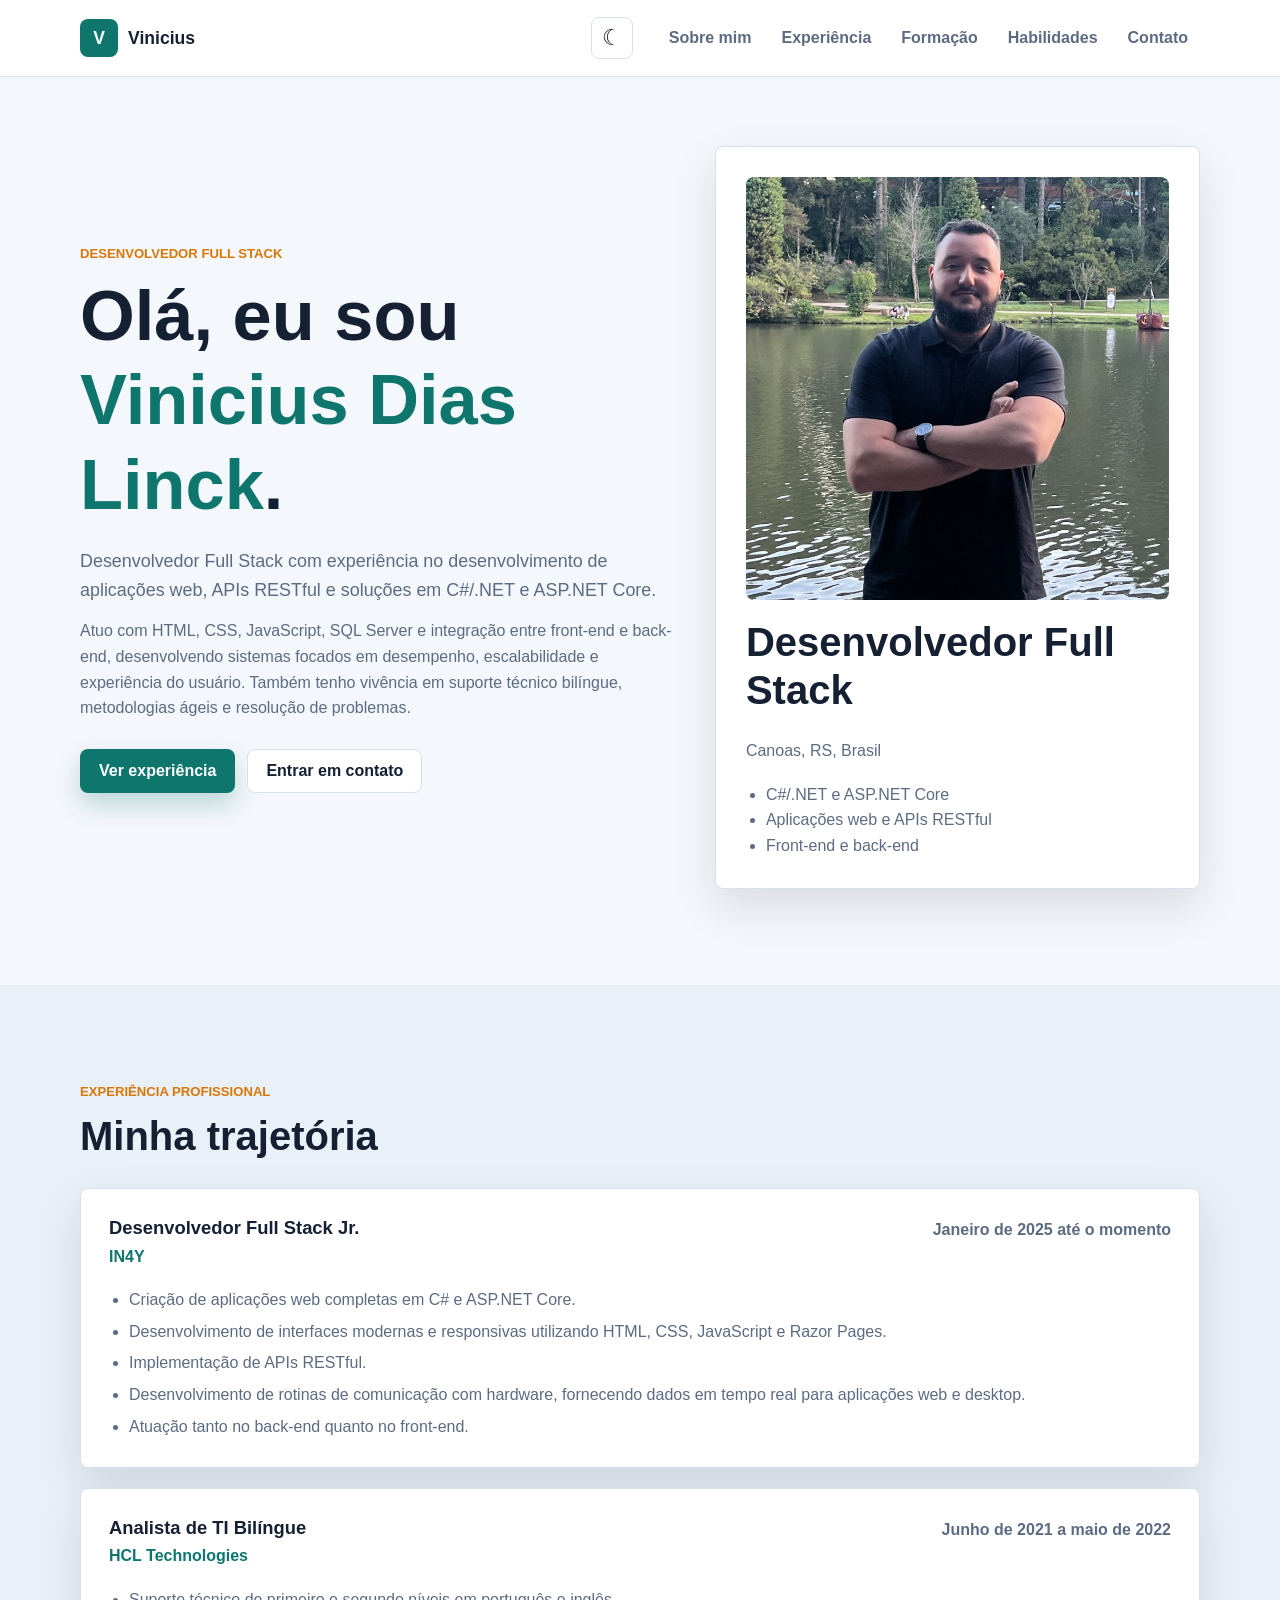
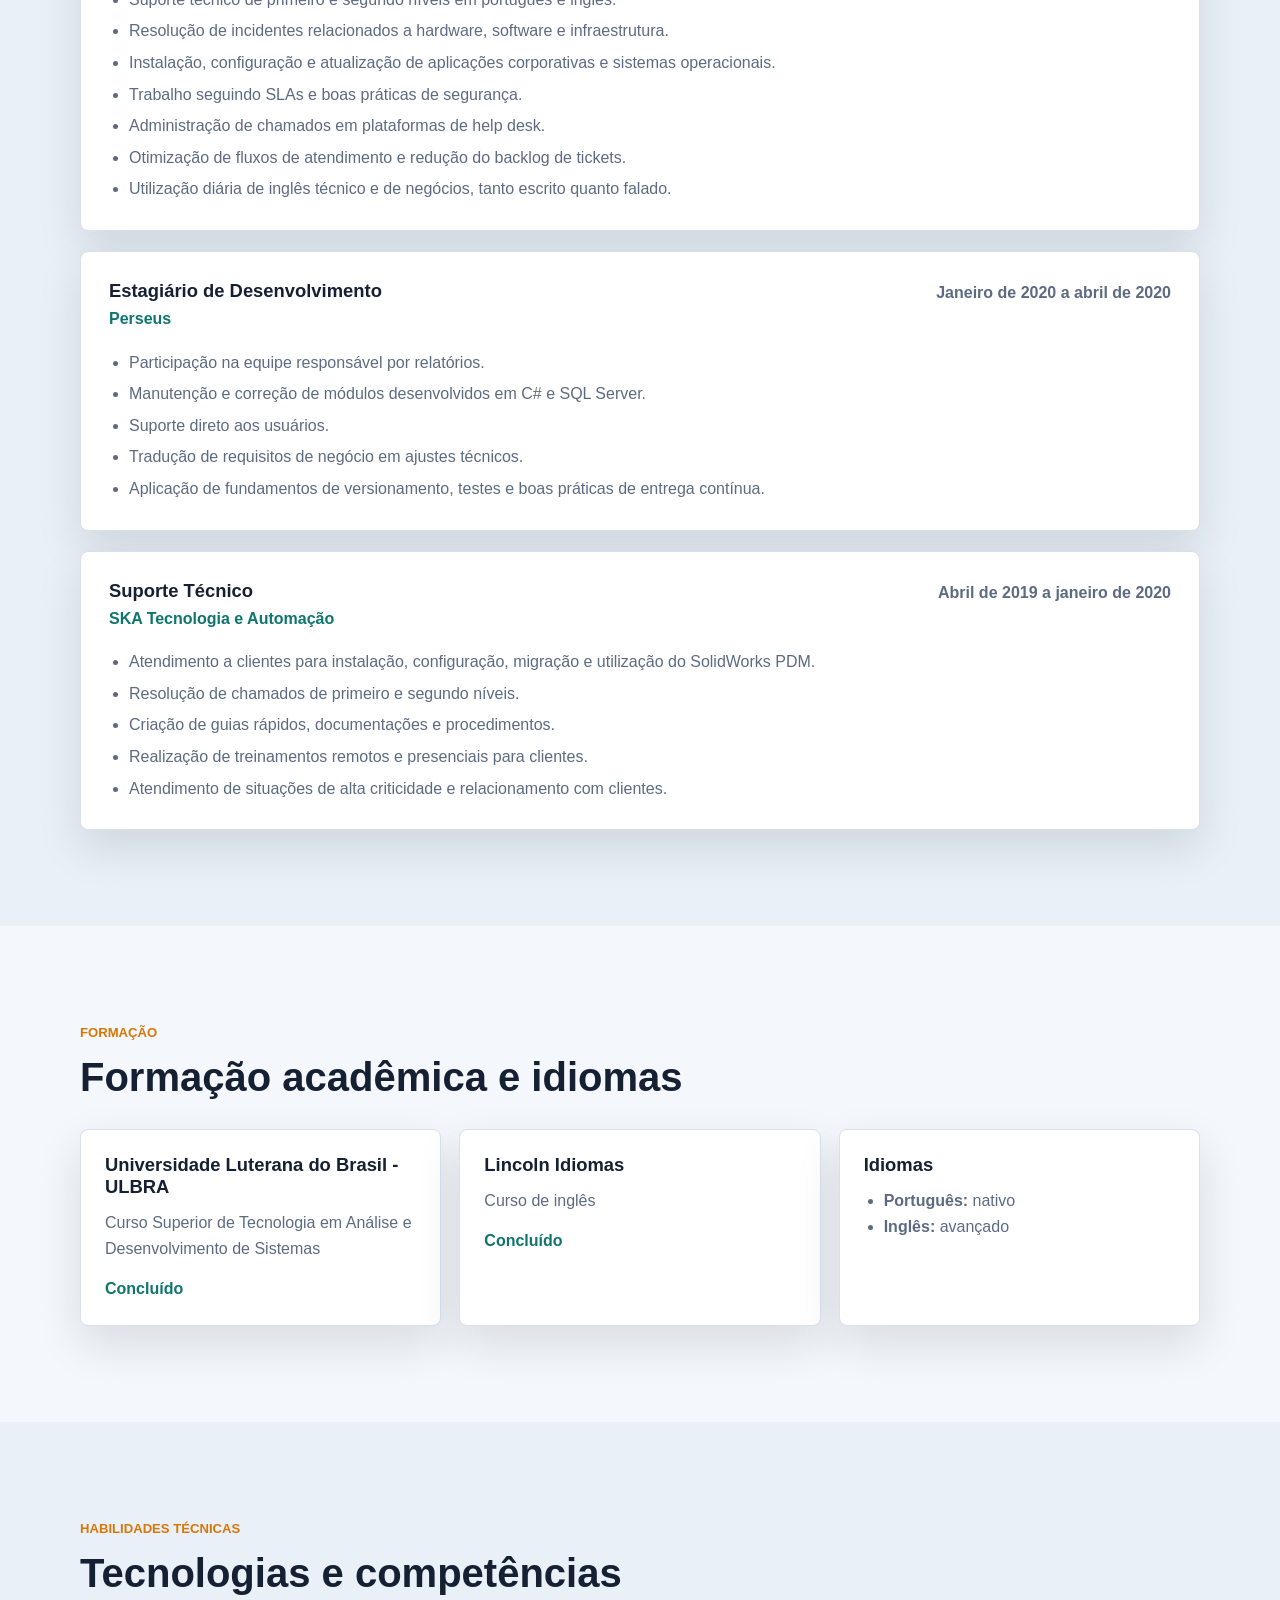
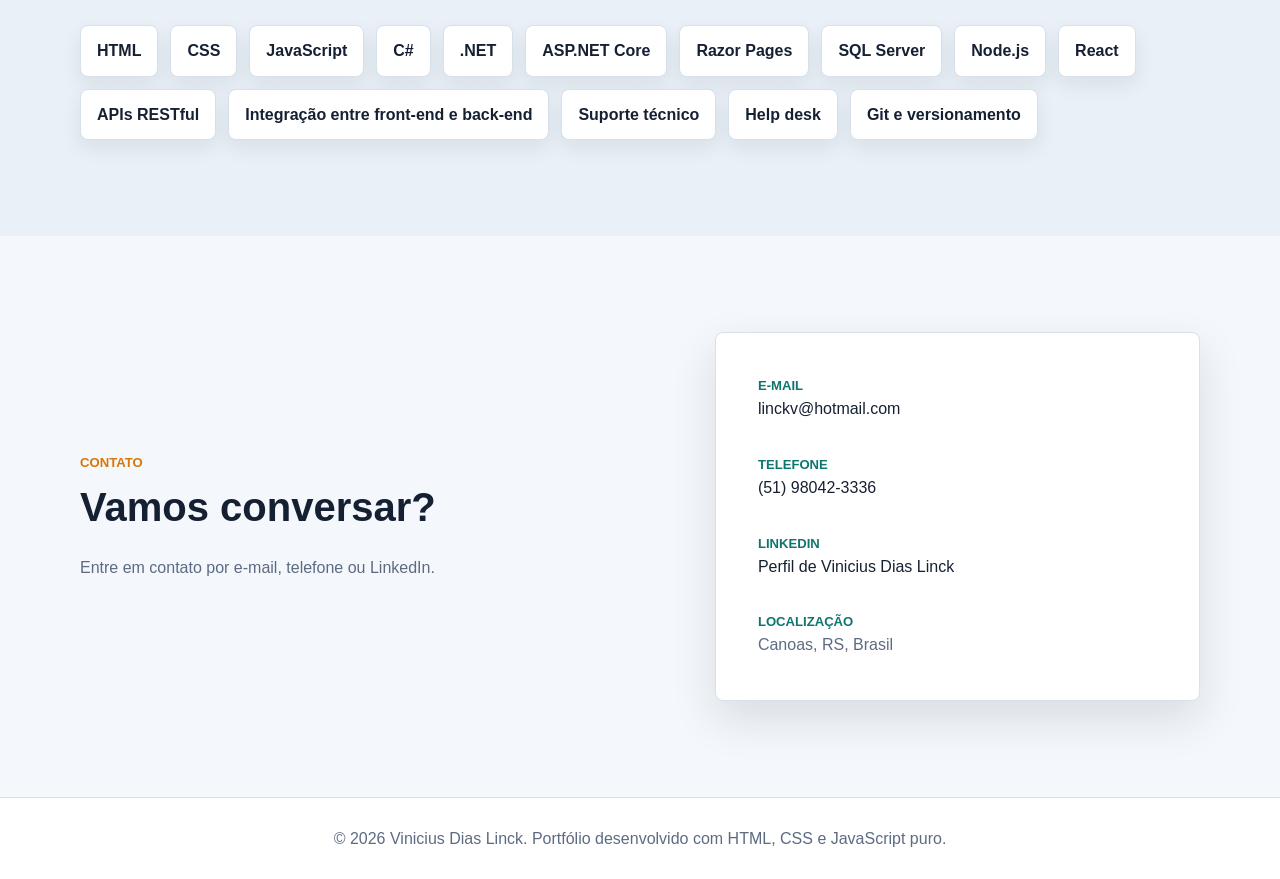
<file: index.html>
<!doctype html>
<html lang="pt-BR">
  <head>
    <meta charset="utf-8">
    <meta name="viewport" content="width=device-width, initial-scale=1">
    <meta http-equiv="refresh" content="0; url=portfolio-vinicius/">
    <title>Portfólio Vinicius Dias Linck</title>
    <link rel="canonical" href="portfolio-vinicius/">
  </head>
  <body>
    <p><a href="portfolio-vinicius/">Acessar o portfólio</a></p>
  </body>
</html>
</file>
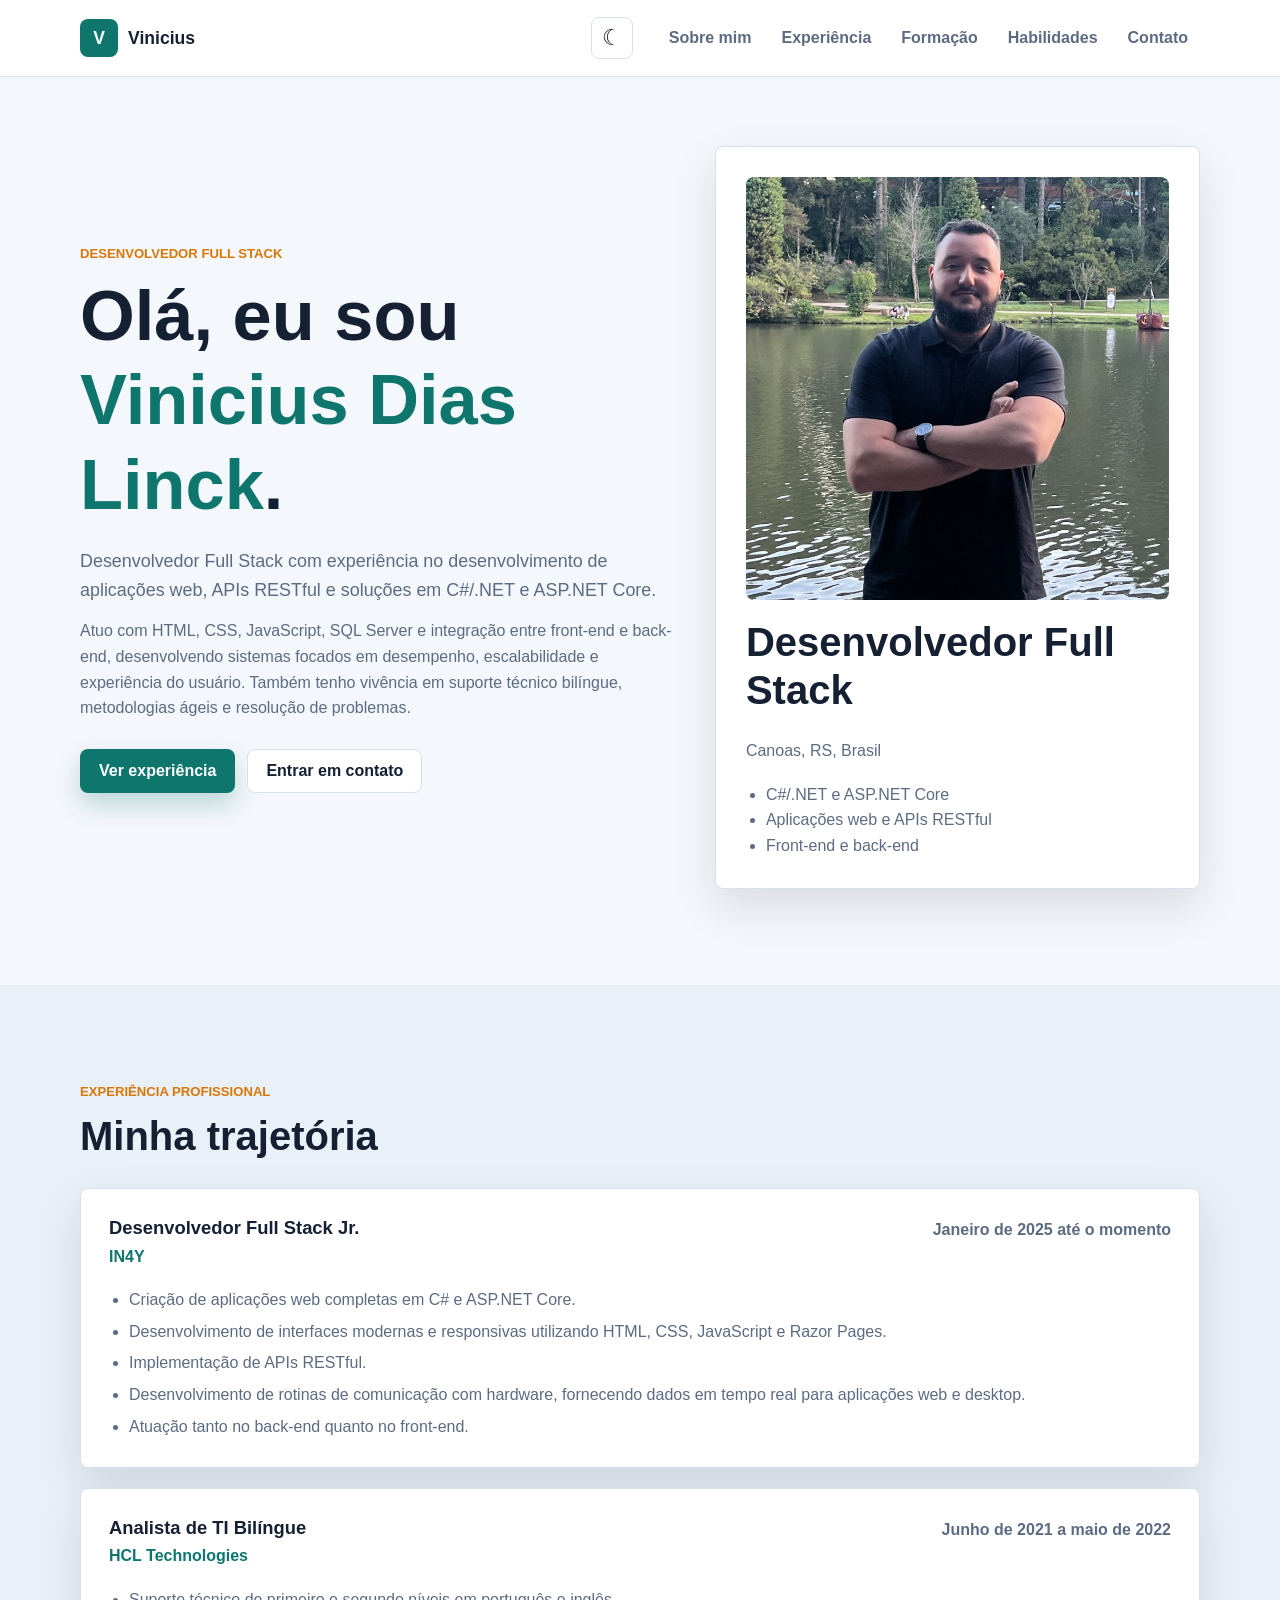
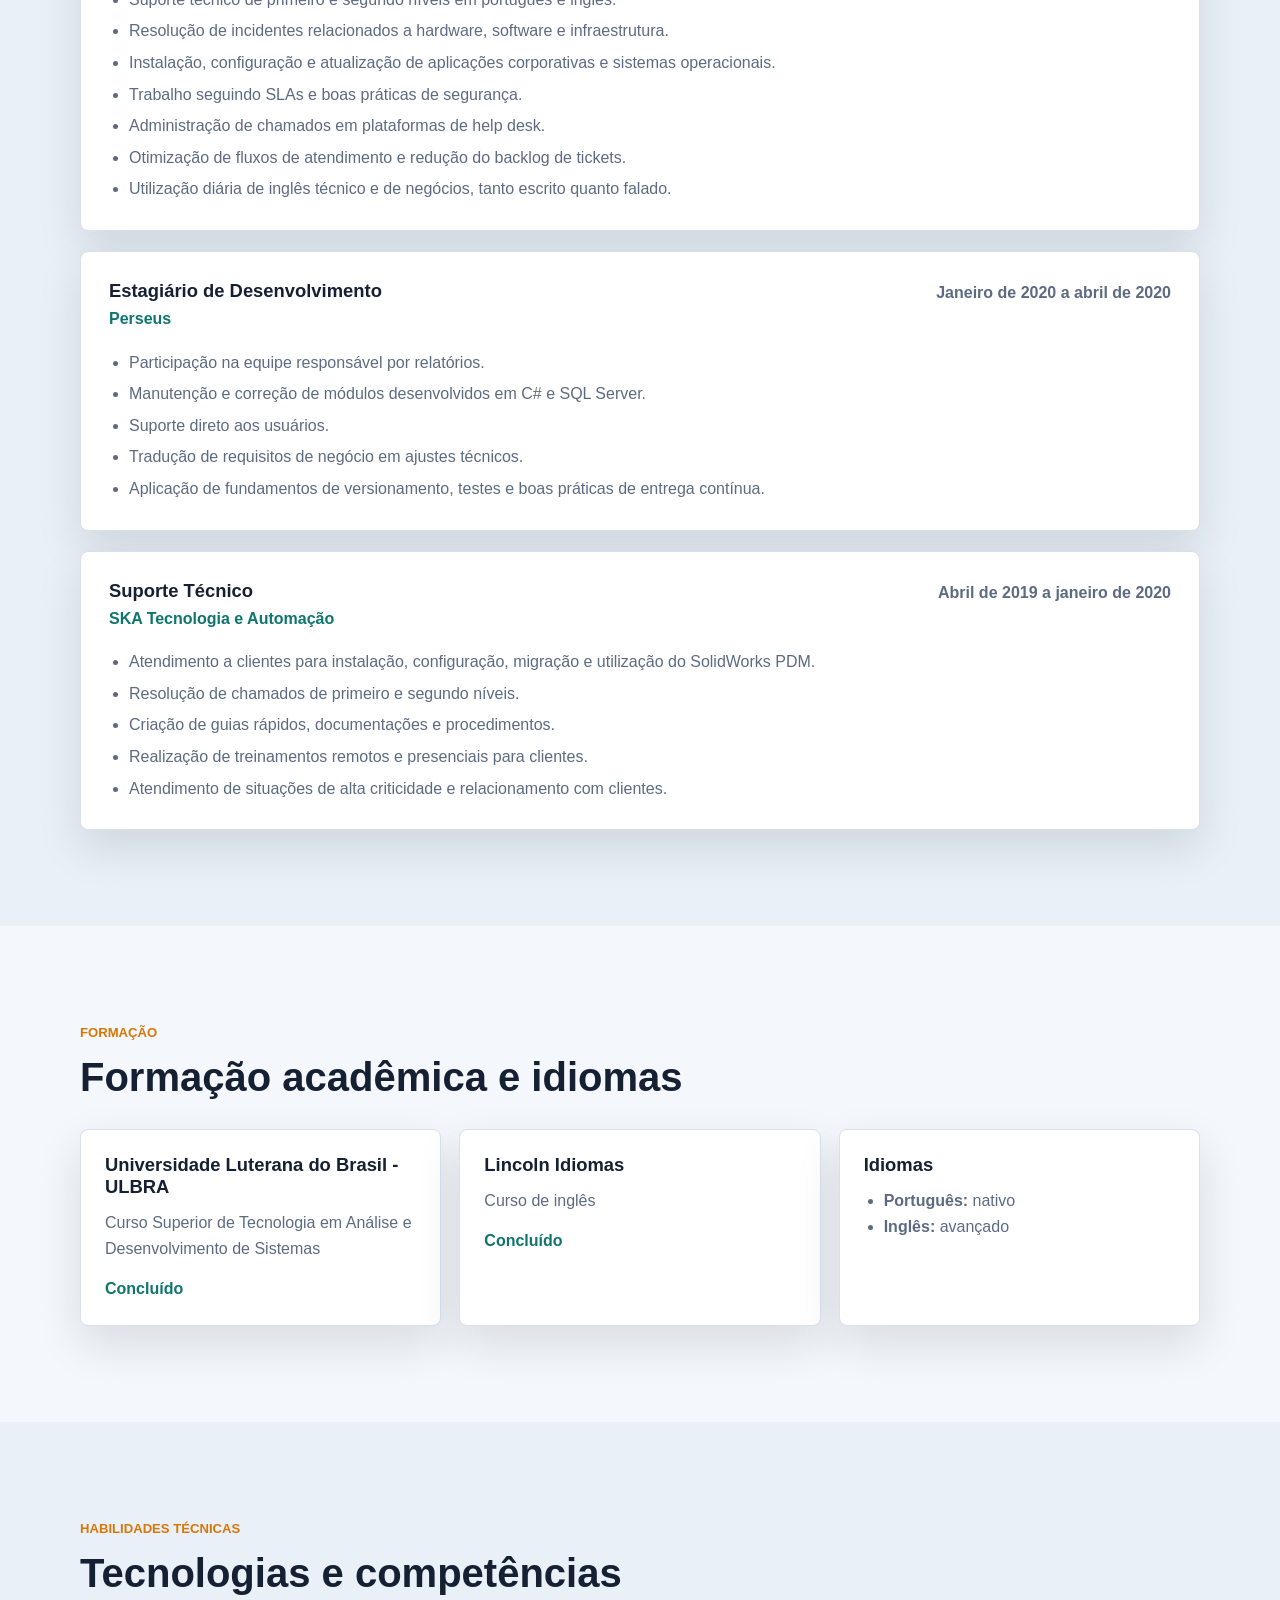
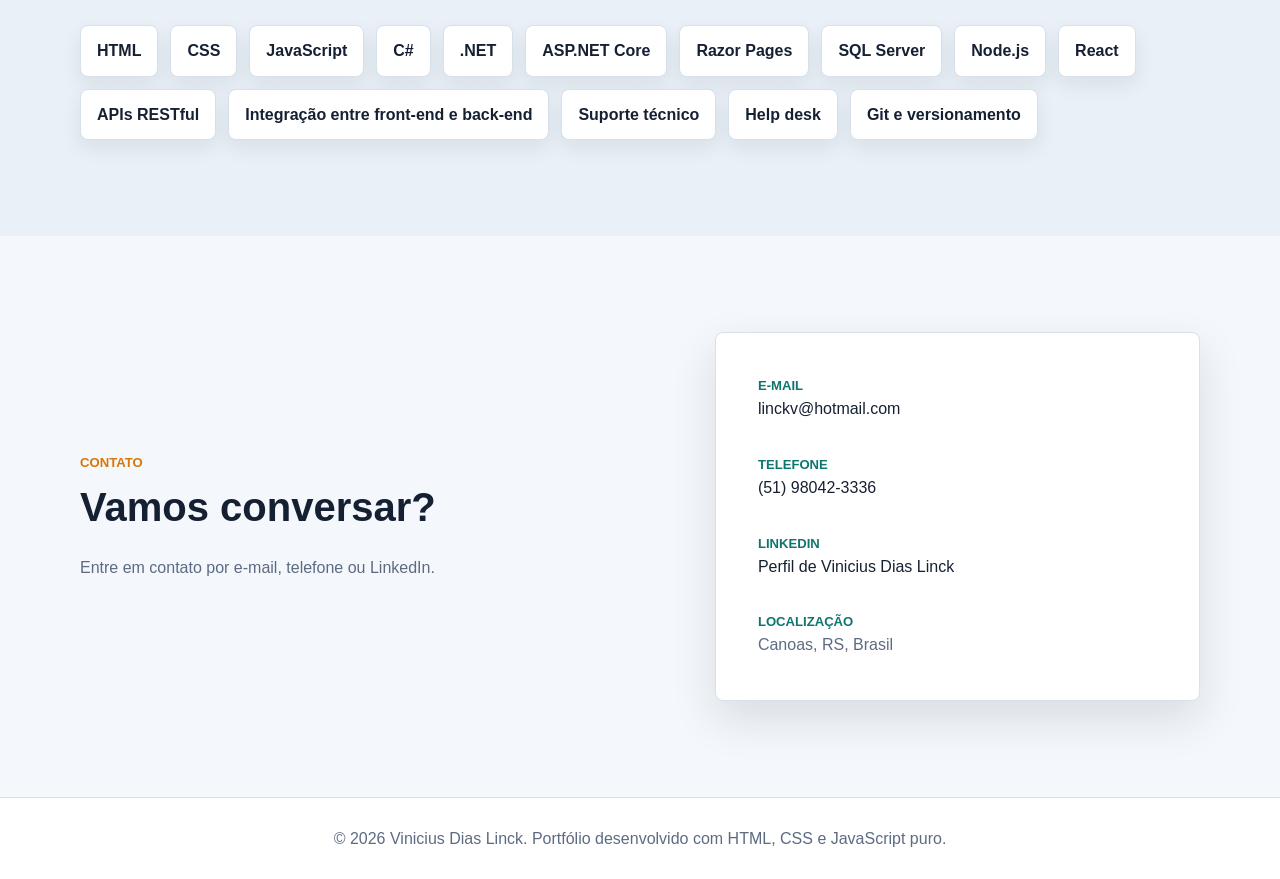
<file: portfolio-vinicius/index.html>
<!DOCTYPE html>
<html lang="pt-BR">
<head>
  <meta charset="UTF-8">
  <meta name="viewport" content="width=device-width, initial-scale=1.0">
  <meta name="description" content="Portfólio profissional de Vinicius Dias Linck, Desenvolvedor Full Stack com experiência em C#/.NET, ASP.NET Core e desenvolvimento web.">
  <title>Vinicius Dias Linck | Desenvolvedor Full Stack</title>
  <link rel="stylesheet" href="css/style.css">
</head>
<body>
  <!-- Cabeçalho da página -->
  <header class="site-header">
    <nav class="navbar" aria-label="Menu principal">
      <a class="brand" href="#sobre" aria-label="Ir para a seção Sobre mim">
        <span class="brand-mark" aria-hidden="true">V</span>
        <span>Vinicius</span>
      </a>

      <div class="nav-actions">
        <button class="theme-toggle" id="themeToggle" type="button" aria-label="Ativar tema escuro" title="Ativar tema escuro">
          <span class="theme-icon" id="themeIcon" aria-hidden="true">&#9789;</span>
        </button>
        <button class="menu-toggle" id="menuToggle" type="button" aria-label="Abrir menu" aria-expanded="false" aria-controls="navLinks">
          <span></span>
          <span></span>
          <span></span>
        </button>
      </div>

      <ul class="nav-links" id="navLinks">
        <li><a href="#sobre">Sobre mim</a></li>
        <li><a href="#experiencia">Experiência</a></li>
        <li><a href="#formacao">Formação</a></li>
        <li><a href="#habilidades">Habilidades</a></li>
        <li><a href="#contato">Contato</a></li>
      </ul>
    </nav>
  </header>

  <main>
    <!-- resumo profissional -->
    <section class="hero section" id="sobre">
      <div class="section-content hero-grid">
        <div class="hero-text">
          <p class="eyebrow">Desenvolvedor Full Stack</p>
          <h1>Olá, eu sou <span>Vinicius Dias Linck</span>.</h1>
          <p class="hero-description">
            Desenvolvedor Full Stack com experiência no desenvolvimento de aplicações web, APIs RESTful
            e soluções em C#/.NET e ASP.NET Core.
          </p>
          <p>
            Atuo com HTML, CSS, JavaScript, SQL Server e integração entre front-end e back-end,
            desenvolvendo sistemas focados em desempenho, escalabilidade e experiência do usuário.
            Também tenho vivência em suporte técnico bilíngue, metodologias ágeis e resolução de problemas.
          </p>
          <div class="hero-buttons">
            <a class="button primary" href="#experiencia">Ver experiência</a>
            <a class="button secondary" href="#contato">Entrar em contato</a>
          </div>
        </div>

        <aside class="profile-card" aria-label="Resumo profissional">
          <img
            class="profile-photo"
            src="images/eu trabalho.jpg"
            alt="Foto de Vinicius Dias Linck"
            width="800"
            height="800"
          >
          <h2>Desenvolvedor Full Stack</h2>
          <p>Canoas, RS, Brasil</p>
          <ul>
            <li>C#/.NET e ASP.NET Core</li>
            <li>Aplicações web e APIs RESTful</li>
            <li>Front-end e back-end</li>
          </ul>
        </aside>
      </div>
    </section>

    <!-- Histórico de experiências profissionais -->
    <section class="section alternate" id="experiencia">
      <div class="section-content">
        <p class="eyebrow">Experiência profissional</p>
        <h2>Minha trajetória</h2>
        <div class="experience-list">
          <article class="experience-card">
            <div class="experience-heading">
              <div>
                <h3>Desenvolvedor Full Stack Jr.</h3>
                <p class="company">IN4Y</p>
              </div>
              <p class="period"><time datetime="2025-01">Janeiro de 2025</time> até o momento</p>
            </div>
            <ul>
              <li>Criação de aplicações web completas em C# e ASP.NET Core.</li>
              <li>Desenvolvimento de interfaces modernas e responsivas utilizando HTML, CSS, JavaScript e Razor Pages.</li>
              <li>Implementação de APIs RESTful.</li>
              <li>Desenvolvimento de rotinas de comunicação com hardware, fornecendo dados em tempo real para aplicações web e desktop.</li>
              <li>Atuação tanto no back-end quanto no front-end.</li>
            </ul>
          </article>

          <article class="experience-card">
            <div class="experience-heading">
              <div>
                <h3>Analista de TI Bilíngue</h3>
                <p class="company">HCL Technologies</p>
              </div>
              <p class="period"><time datetime="2021-06">Junho de 2021</time> a <time datetime="2022-05">maio de 2022</time></p>
            </div>
            <ul>
              <li>Suporte técnico de primeiro e segundo níveis em português e inglês.</li>
              <li>Resolução de incidentes relacionados a hardware, software e infraestrutura.</li>
              <li>Instalação, configuração e atualização de aplicações corporativas e sistemas operacionais.</li>
              <li>Trabalho seguindo SLAs e boas práticas de segurança.</li>
              <li>Administração de chamados em plataformas de help desk.</li>
              <li>Otimização de fluxos de atendimento e redução do backlog de tickets.</li>
              <li>Utilização diária de inglês técnico e de negócios, tanto escrito quanto falado.</li>
            </ul>
          </article>

          <article class="experience-card">
            <div class="experience-heading">
              <div>
                <h3>Estagiário de Desenvolvimento</h3>
                <p class="company">Perseus</p>
              </div>
              <p class="period"><time datetime="2020-01">Janeiro de 2020</time> a <time datetime="2020-04">abril de 2020</time></p>
            </div>
            <ul>
              <li>Participação na equipe responsável por relatórios.</li>
              <li>Manutenção e correção de módulos desenvolvidos em C# e SQL Server.</li>
              <li>Suporte direto aos usuários.</li>
              <li>Tradução de requisitos de negócio em ajustes técnicos.</li>
              <li>Aplicação de fundamentos de versionamento, testes e boas práticas de entrega contínua.</li>
            </ul>
          </article>

          <article class="experience-card">
            <div class="experience-heading">
              <div>
                <h3>Suporte Técnico</h3>
                <p class="company">SKA Tecnologia e Automação</p>
              </div>
              <p class="period"><time datetime="2019-04">Abril de 2019</time> a <time datetime="2020-01">janeiro de 2020</time></p>
            </div>
            <ul>
              <li>Atendimento a clientes para instalação, configuração, migração e utilização do SolidWorks PDM.</li>
              <li>Resolução de chamados de primeiro e segundo níveis.</li>
              <li>Criação de guias rápidos, documentações e procedimentos.</li>
              <li>Realização de treinamentos remotos e presenciais para clientes.</li>
              <li>Atendimento de situações de alta criticidade e relacionamento com clientes.</li>
            </ul>
          </article>
        </div>
      </div>
    </section>

    <!-- Formação acadêmica e idiomas -->
    <section class="section" id="formacao">
      <div class="section-content">
        <p class="eyebrow">Formação</p>
        <h2>Formação acadêmica e idiomas</h2>
        <div class="info-grid education-grid">
          <article class="info-card">
            <h3>Universidade Luterana do Brasil - ULBRA</h3>
            <p>Curso Superior de Tecnologia em Análise e Desenvolvimento de Sistemas</p>
            <p class="status">Concluído</p>
          </article>
          <article class="info-card">
            <h3>Lincoln Idiomas</h3>
            <p>Curso de inglês</p>
            <p class="status">Concluído</p>
          </article>
          <article class="info-card">
            <h3>Idiomas</h3>
            <ul class="language-list">
              <li><strong>Português:</strong> nativo</li>
              <li><strong>Inglês:</strong> avançado</li>
            </ul>
          </article>
        </div>
      </div>
    </section>

    <!-- Tecnologias e competências organizadas em etiquetas -->
    <section class="section alternate" id="habilidades">
      <div class="section-content">
        <p class="eyebrow">Habilidades técnicas</p>
        <h2>Tecnologias e competências</h2>
        <ul class="skills-list" aria-label="Lista de habilidades técnicas">
          <li>HTML</li>
          <li>CSS</li>
          <li>JavaScript</li>
          <li>C#</li>
          <li>.NET</li>
          <li>ASP.NET Core</li>
          <li>Razor Pages</li>
          <li>SQL Server</li>
          <li>Node.js</li>
          <li>React</li>
          <li>APIs RESTful</li>
          <li>Integração entre front-end e back-end</li>
          <li>Suporte técnico</li>
          <li>Help desk</li>
          <li>Git e versionamento</li>
        </ul>
      </div>
    </section>

    <!-- Links diretos para os canais de contato -->
    <section class="section" id="contato">
      <div class="section-content contact-grid">
        <div>
          <p class="eyebrow">Contato</p>
          <h2>Vamos conversar?</h2>
          <p>Entre em contato por e-mail, telefone ou LinkedIn.</p>
        </div>
        <address class="contact-card">
          <a href="mailto:linckv@hotmail.com">
            <span>E-mail</span>
            linckv@hotmail.com
          </a>
          <a href="tel:+5551980423336">
            <span>Telefone</span>
            (51) 98042-3336
          </a>
          <a href="https://www.linkedin.com/in/vinicius-dias-linck-a52349160" target="_blank" rel="noopener noreferrer">
            <span>LinkedIn</span>
            Perfil de Vinicius Dias Linck
          </a>
          <p><span>Localização</span>Canoas, RS, Brasil</p>
        </address>
      </div>
    </section>
  </main>

  <!-- Rodapé -->
  <footer class="site-footer">
    <p>&copy; 2026 Vinicius Dias Linck. Portfólio desenvolvido com HTML, CSS e JavaScript puro.</p>
  </footer>

  <script src="js/script.js"></script>
</body>
</html>
</file>
<file: portfolio-vinicius/css/style.css>
/* Variáveis de tema para facilitar a alternância claro/escuro */
:root {
  --bg: #f4f7fb;
  --surface: #ffffff;
  --surface-alt: #e9f0f7;
  --text: #162033;
  --muted: #5d6b82;
  --primary: #0f766e;
  --primary-dark: #0b5d57;
  --accent: #d97706;
  --border: #d8e0ea;
  --shadow: 0 18px 45px rgba(22, 32, 51, 0.12);
  --header-height: 76px;
}

body.dark-theme {
  --bg: #101624;
  --surface: #172033;
  --surface-alt: #111a2b;
  --text: #edf4ff;
  --muted: #b3c0d4;
  --primary: #2dd4bf;
  --primary-dark: #14b8a6;
  --accent: #fbbf24;
  --border: #2b3850;
  --shadow: 0 18px 45px rgba(0, 0, 0, 0.32);
}

* {
  box-sizing: border-box;
  margin: 0;
  padding: 0;
}

html {
  scroll-behavior: smooth;
  scroll-padding-top: var(--header-height);
}

body {
  min-height: 100vh;
  background: var(--bg);
  color: var(--text);
  font-family: Arial, Helvetica, sans-serif;
  line-height: 1.6;
  transition: background 0.3s ease, color 0.3s ease;
}

a {
  color: inherit;
  text-decoration: none;
}

/* Header fixo com navegação principal */
.site-header {
  position: fixed;
  top: 0;
  left: 0;
  z-index: 20;
  width: 100%;
  min-height: var(--header-height);
  background: rgba(255, 255, 255, 0.92);
  border-bottom: 1px solid var(--border);
  backdrop-filter: blur(14px);
}

body.dark-theme .site-header {
  background: rgba(16, 22, 36, 0.92);
}

.navbar {
  display: flex;
  align-items: center;
  justify-content: space-between;
  width: min(1120px, calc(100% - 32px));
  min-height: var(--header-height);
  margin: 0 auto;
  gap: 24px;
}

.brand {
  display: inline-flex;
  align-items: center;
  gap: 10px;
  font-size: 1.1rem;
  font-weight: 700;
}

.brand-mark {
  display: inline-grid;
  width: 38px;
  height: 38px;
  place-items: center;
  color: #ffffff;
  background: var(--primary);
  border-radius: 8px;
}

.nav-links {
  display: flex;
  align-items: center;
  gap: 6px;
  list-style: none;
}

.nav-links a {
  display: inline-block;
  padding: 10px 12px;
  color: var(--muted);
  font-weight: 700;
  border-radius: 8px;
  transition: background 0.2s ease, color 0.2s ease;
}

.nav-links a:hover,
.nav-links a:focus {
  color: var(--text);
  background: var(--surface-alt);
}

.nav-actions {
  display: flex;
  align-items: center;
  gap: 10px;
  margin-left: auto;
}

.theme-toggle,
.menu-toggle {
  border: 1px solid var(--border);
  background: var(--surface);
  color: var(--text);
  cursor: pointer;
  transition: transform 0.2s ease, border-color 0.2s ease, background 0.2s ease;
}

.theme-toggle {
  width: 42px;
  height: 42px;
  border-radius: 8px;
}

.theme-icon {
  font-size: 1.35rem;
  line-height: 1;
}

.menu-toggle {
  display: none;
  width: 42px;
  height: 42px;
  border-radius: 8px;
}

.menu-toggle span {
  display: block;
  width: 20px;
  height: 2px;
  margin: 5px auto;
  background: var(--text);
}

.theme-toggle:hover,
.menu-toggle:hover {
  transform: translateY(-1px);
  border-color: var(--primary);
}

.section {
  padding: 96px 0;
}

.hero {
  padding-top: calc(var(--header-height) + 70px);
}

.alternate {
  background: var(--surface-alt);
}

.section-content {
  width: min(1120px, calc(100% - 32px));
  margin: 0 auto;
}

.hero-grid,
.contact-grid {
  display: grid;
  grid-template-columns: minmax(0, 1.1fr) minmax(280px, 0.9fr);
  gap: 42px;
  align-items: center;
}

.eyebrow {
  margin-bottom: 10px;
  color: var(--accent);
  font-size: 0.82rem;
  font-weight: 800;
  text-transform: uppercase;
}

h1,
h2,
h3 {
  line-height: 1.2;
}

h1 {
  max-width: 760px;
  font-size: clamp(2.4rem, 6vw, 4.4rem);
  margin-bottom: 20px;
}

h1 span {
  color: var(--primary);
}

h2 {
  margin-bottom: 24px;
  font-size: clamp(1.8rem, 4vw, 2.5rem);
}

h3 {
  margin-bottom: 12px;
  font-size: 1.15rem;
}

p {
  color: var(--muted);
}

.hero-description {
  max-width: 680px;
  margin-bottom: 14px;
  font-size: 1.12rem;
}

.hero-buttons {
  display: flex;
  flex-wrap: wrap;
  gap: 12px;
  margin-top: 28px;
}

.button {
  display: inline-flex;
  min-height: 44px;
  align-items: center;
  justify-content: center;
  padding: 0 18px;
  border: 1px solid transparent;
  border-radius: 8px;
  font-weight: 800;
  cursor: pointer;
  transition: transform 0.2s ease, box-shadow 0.2s ease, background 0.2s ease;
}

.button:hover {
  transform: translateY(-2px);
}

.primary {
  color: #ffffff;
  background: var(--primary);
  box-shadow: 0 12px 24px rgba(15, 118, 110, 0.24);
}

.primary:hover {
  background: var(--primary-dark);
}

.secondary {
  color: var(--text);
  background: var(--surface);
  border-color: var(--border);
}

.profile-card,
.info-card,
.experience-card,
.contact-card {
  background: var(--surface);
  border: 1px solid var(--border);
  border-radius: 8px;
  box-shadow: var(--shadow);
}

.profile-card {
  padding: 30px;
}

.profile-photo {
  display: block;
  width: 100%;
  height: auto;
  aspect-ratio: 1;
  margin-bottom: 18px;
  object-fit: cover;
  object-position: center;
  border-radius: 8px;
}

.profile-card ul {
  margin-top: 18px;
  padding-left: 20px;
  color: var(--muted);
}

.info-grid {
  display: grid;
  grid-template-columns: repeat(4, minmax(0, 1fr));
  gap: 18px;
  margin-top: 28px;
}

.info-card {
  padding: 24px;
}

.education-grid {
  grid-template-columns: repeat(3, minmax(0, 1fr));
}

.status,
.company {
  color: var(--primary);
  font-weight: 800;
}

.status {
  margin-top: 14px;
}

.language-list {
  padding-left: 20px;
  color: var(--muted);
}

.experience-list {
  display: grid;
  gap: 20px;
  margin-top: 28px;
}

.experience-card {
  padding: 28px;
}

.experience-heading {
  display: flex;
  align-items: flex-start;
  justify-content: space-between;
  gap: 24px;
  margin-bottom: 18px;
}

.experience-heading h3 {
  margin-bottom: 4px;
}

.period {
  flex-shrink: 0;
  font-weight: 700;
  text-align: right;
}

.experience-card ul {
  padding-left: 20px;
  color: var(--muted);
}

.experience-card li + li {
  margin-top: 6px;
}

.skills-list {
  display: flex;
  flex-wrap: wrap;
  gap: 12px;
  margin-top: 28px;
  list-style: none;
}

.skills-list li {
  padding: 12px 16px;
  color: var(--text);
  background: var(--surface);
  border: 1px solid var(--border);
  border-radius: 8px;
  box-shadow: 0 8px 20px rgba(22, 32, 51, 0.08);
  font-weight: 700;
}

.contact-card {
  display: grid;
  padding: 28px;
  gap: 4px;
  font-style: normal;
}

.contact-card a,
.contact-card p {
  display: flex;
  padding: 14px;
  flex-direction: column;
  border-radius: 8px;
  overflow-wrap: anywhere;
}

.contact-card a:hover,
.contact-card a:focus {
  background: var(--surface-alt);
}

.contact-card span {
  color: var(--primary);
  font-size: 0.82rem;
  font-weight: 800;
  text-transform: uppercase;
}

.site-footer {
  padding: 28px 16px;
  text-align: center;
  background: var(--surface);
  border-top: 1px solid var(--border);
}

/* Responsividade para tablets */
@media (max-width: 900px) {
  .hero-grid,
  .contact-grid {
    grid-template-columns: 1fr;
  }

  .info-grid {
    grid-template-columns: repeat(2, minmax(0, 1fr));
  }
}

/* Responsividade e menu hambúrguer para celulares */
@media (max-width: 840px) {
  :root {
    --header-height: 68px;
  }

  .navbar {
    position: relative;
    width: min(100% - 24px, 1120px);
    gap: 12px;
  }

  .theme-toggle {
    width: 38px;
    height: 38px;
  }

  .menu-toggle {
    display: inline-block;
  }

  .nav-links {
    position: absolute;
    top: calc(100% + 1px);
    left: 0;
    display: none;
    width: 100%;
    padding: 12px;
    flex-direction: column;
    align-items: stretch;
    background: var(--surface);
    border: 1px solid var(--border);
    border-radius: 0 0 8px 8px;
    box-shadow: var(--shadow);
  }

  .nav-links.open {
    display: flex;
  }

  .nav-links a {
    width: 100%;
  }

  .section {
    padding: 72px 0;
  }

  .hero {
    padding-top: calc(var(--header-height) + 48px);
  }

  .info-grid {
    grid-template-columns: 1fr;
  }

  .profile-card,
  .experience-card,
  .contact-card {
    padding: 22px;
  }

  .experience-heading {
    flex-direction: column;
    gap: 8px;
  }

  .period {
    text-align: left;
  }
}

@media (max-width: 420px) {
  .brand span:last-child {
    display: none;
  }

  .hero-buttons {
    flex-direction: column;
  }

  .button {
    width: 100%;
  }
}
</file>
